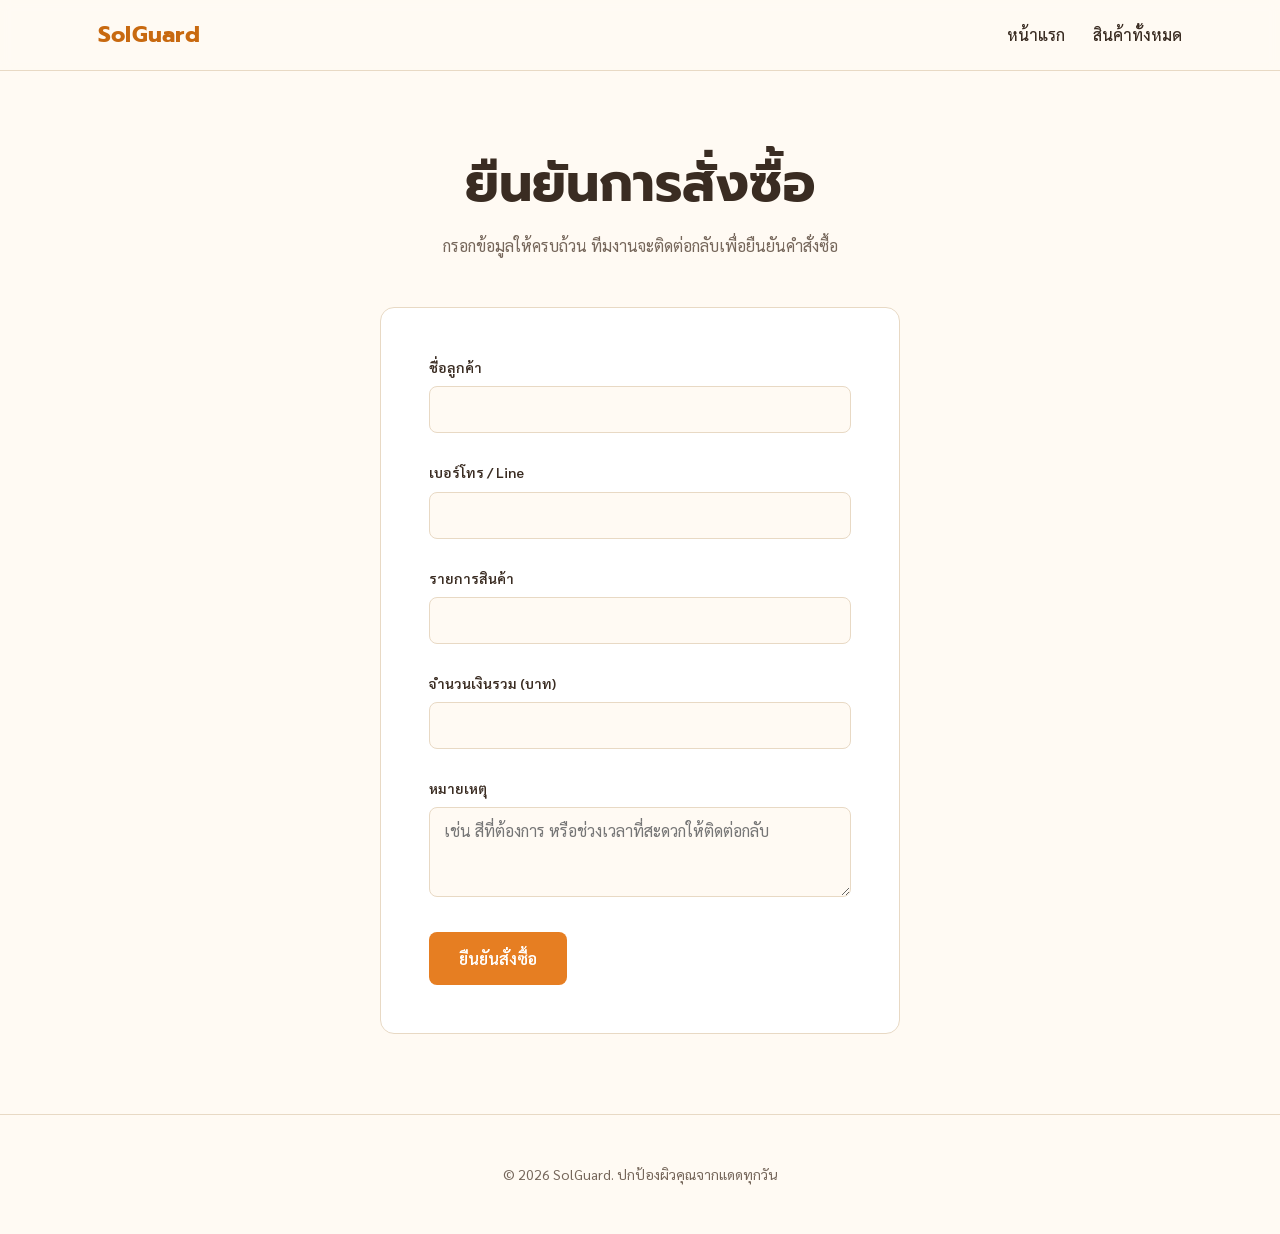
<file: order.html>
<!DOCTYPE html>
<html lang="th">
<head>
  <meta charset="UTF-8">
  <meta name="viewport" content="width=device-width, initial-scale=1.0">
  <title>ยืนยันการสั่งซื้อ — SolGuard</title>
  <link rel="stylesheet" href="style.css">
</head>
<body>

  <header class="site-header">
    <div class="container">
      <div class="logo">SolGuard</div>
      <nav>
        <ul class="nav-links">
          <li><a href="index.html">หน้าแรก</a></li>
          <li><a href="product.html">สินค้าทั้งหมด</a></li>
        </ul>
      </nav>
    </div>
  </header>

  <main>
    <section class="section">
      <div class="container">
        <div class="section-heading">
          <h1>ยืนยันการสั่งซื้อ</h1>
          <p>กรอกข้อมูลให้ครบถ้วน ทีมงานจะติดต่อกลับเพื่อยืนยันคำสั่งซื้อ</p>
        </div>

        <form id="orderForm" class="order-form">

          <div class="form-group">
            <label for="customerName">ชื่อลูกค้า</label>
            <input type="text" id="customerName" name="customerName" required>
          </div>

          <div class="form-group">
            <label for="contact">เบอร์โทร / Line</label>
            <input type="text" id="contact" name="contact" required>
          </div>

          <div class="form-group">
            <label for="items">รายการสินค้า</label>
            <input type="text" id="items" name="items" required>
          </div>

          <div class="form-group">
            <label for="total">จำนวนเงินรวม (บาท)</label>
            <input type="text" id="total" name="total" required>
          </div>

          <div class="form-group">
            <label for="note">หมายเหตุ</label>
            <textarea id="note" name="note" placeholder="เช่น สีที่ต้องการ หรือช่วงเวลาที่สะดวกให้ติดต่อกลับ"></textarea>
          </div>

          <button type="submit" class="btn btn--primary">ยืนยันสั่งซื้อ</button>

        </form>
      </div>
    </section>
  </main>

  <footer class="site-footer">
    <div class="container">
      &copy; 2026 SolGuard. ปกป้องผิวคุณจากแดดทุกวัน
    </div>
  </footer>

  <script src="script.js"></script>
</body>
</html>
</file>
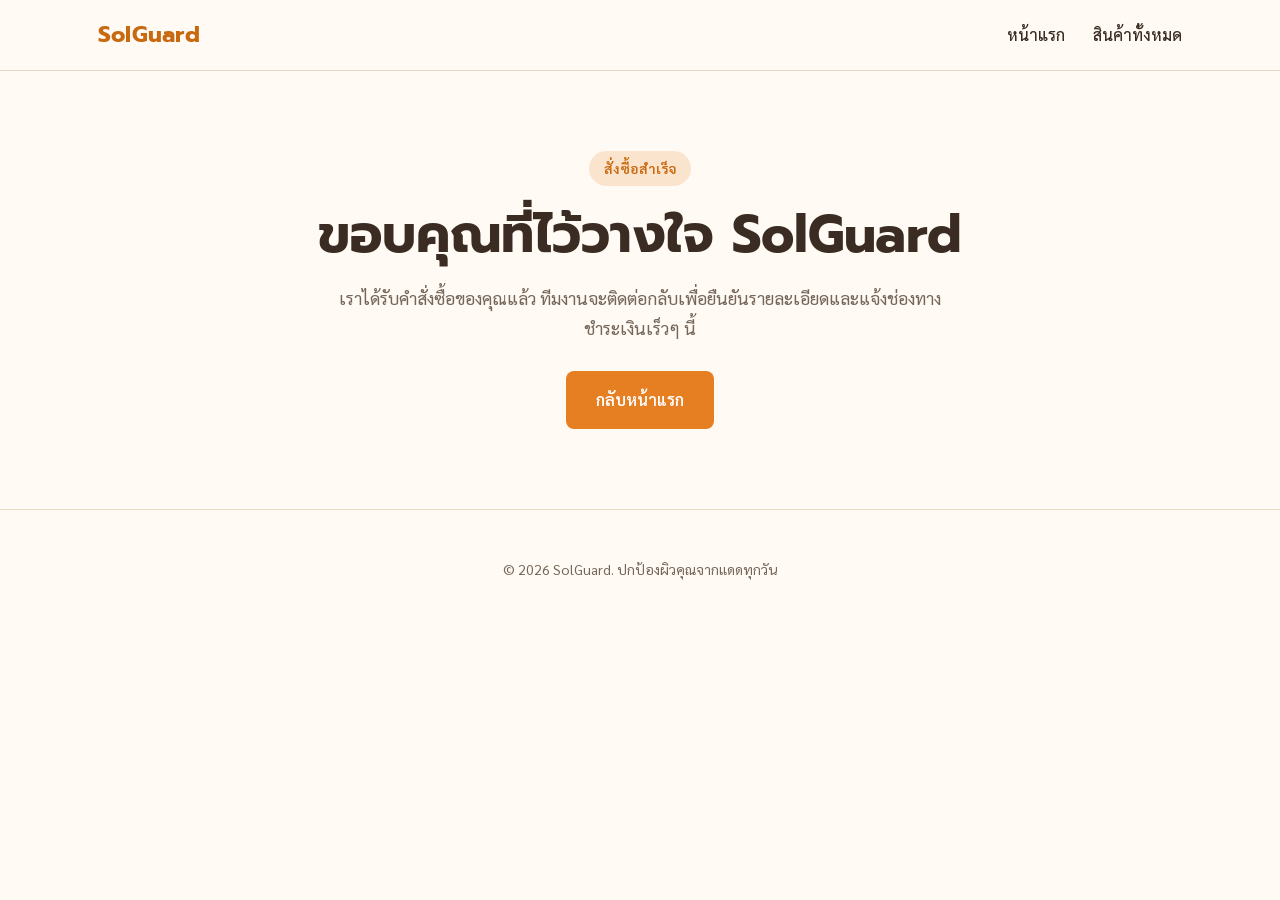
<file: thankyou.html>
<!DOCTYPE html>
<html lang="th">
<head>
  <meta charset="UTF-8">
  <meta name="viewport" content="width=device-width, initial-scale=1.0">
  <title>ขอบคุณสำหรับคำสั่งซื้อ — SolGuard</title>
  <link rel="stylesheet" href="style.css">
</head>
<body>

  <header class="site-header">
    <div class="container">
      <div class="logo">SolGuard</div>
      <nav>
        <ul class="nav-links">
          <li><a href="index.html">หน้าแรก</a></li>
          <li><a href="product.html">สินค้าทั้งหมด</a></li>
        </ul>
      </nav>
    </div>
  </header>

  <main>
    <section class="hero">
      <div class="container">
        <span class="eyebrow">สั่งซื้อสำเร็จ</span>
        <h1>ขอบคุณที่ไว้วางใจ SolGuard</h1>
        <p>เราได้รับคำสั่งซื้อของคุณแล้ว ทีมงานจะติดต่อกลับเพื่อยืนยันรายละเอียดและแจ้งช่องทางชำระเงินเร็วๆ นี้</p>
        <div class="hero-actions">
          <a href="index.html" class="btn btn--primary">กลับหน้าแรก</a>
        </div>
      </div>
    </section>
  </main>

  <footer class="site-footer">
    <div class="container">
      &copy; 2026 SolGuard. ปกป้องผิวคุณจากแดดทุกวัน
    </div>
  </footer>

</body>
</html>
</file>
<file: style.css>
/* =========================================================
   SolGuard — Shared Stylesheet
   Palette: Sunlight Orange #e67e22 + cream / beige / white
   Type: Prompt (display) + Sarabun (body) — both support Thai
   ========================================================= */

@import url('https://fonts.googleapis.com/css2?family=Prompt:wght@500;600;700&family=Sarabun:wght@400;500;600&display=swap');

:root {
  /* Color tokens */
  --sun-orange: #e67e22;
  --sun-orange-deep: #c8690f;
  --sun-orange-soft: #fbe4cd;
  --cream: #fffaf3;
  --beige: #f4e9db;
  --beige-line: #e8d9c4;
  --white: #ffffff;
  --ink: #3a2c22;
  --ink-soft: #75665a;

  /* Formula accent tints (used sparingly, never as full card backgrounds) */
  --tint-matte: #d9e6da;
  --tint-glow: #fbe0d6;
  --tint-sensitive: #e5eef5;
  --tint-outdoor: #f0e6c8;

  /* Type scale */
  --font-display: 'Prompt', 'Sarabun', sans-serif;
  --font-body: 'Sarabun', 'Prompt', sans-serif;

  --fs-h1: clamp(2rem, 4vw + 1rem, 3.25rem);
  --fs-h2: clamp(1.5rem, 2vw + 1rem, 2.25rem);
  --fs-h3: 1.25rem;
  --fs-body: 1rem;
  --fs-small: 0.875rem;

  /* Spacing scale */
  --space-xs: 0.5rem;
  --space-sm: 1rem;
  --space-md: 1.75rem;
  --space-lg: 3rem;
  --space-xl: 5rem;

  --radius: 14px;
  --radius-sm: 8px;
  --border: 1px solid var(--beige-line);
  --max-width: 1140px;
}

/* ---------- Reset ---------- */
*, *::before, *::after { box-sizing: border-box; }

html { scroll-behavior: smooth; }

body {
  margin: 0;
  font-family: var(--font-body);
  font-size: var(--fs-body);
  line-height: 1.7;
  color: var(--ink);
  background-color: var(--cream);
  -webkit-font-smoothing: antialiased;
}

img { max-width: 100%; display: block; }

a {
  color: inherit;
  text-decoration: none;
}

ul { list-style: none; margin: 0; padding: 0; }

h1, h2, h3, h4 {
  font-family: var(--font-display);
  font-weight: 600;
  line-height: 1.25;
  margin: 0 0 var(--space-sm);
  color: var(--ink);
}

h1 { font-size: var(--fs-h1); font-weight: 700; }
h2 { font-size: var(--fs-h2); }
h3 { font-size: var(--fs-h3); }

p {
  margin: 0 0 var(--space-sm);
  color: var(--ink-soft);
  max-width: 62ch;
}

:focus-visible {
  outline: 2px solid var(--sun-orange-deep);
  outline-offset: 3px;
}

/* ---------- Layout helpers ---------- */
.container {
  width: 100%;
  max-width: var(--max-width);
  margin-inline: auto;
  padding-inline: var(--space-md);
}

.section {
  padding-block: var(--space-xl);
}

.section--alt {
  background-color: var(--beige);
}

.section-heading {
  text-align: center;
  margin-bottom: var(--space-lg);
}

.section-heading p {
  margin-inline: auto;
}

/* ---------- Header / Nav ---------- */
.site-header {
  position: sticky;
  top: 0;
  z-index: 20;
  background-color: rgba(255, 250, 243, 0.92);
  backdrop-filter: blur(6px);
  border-bottom: var(--border);
}

.site-header .container {
  display: flex;
  align-items: center;
  justify-content: space-between;
  padding-block: var(--space-sm);
}

.logo {
  font-family: var(--font-display);
  font-weight: 700;
  font-size: 1.4rem;
  color: var(--sun-orange-deep);
  letter-spacing: 0.01em;
}

.nav-links {
  display: flex;
  gap: var(--space-md);
  font-weight: 500;
}

.nav-links a {
  transition: color 0.2s ease;
}

.nav-links a:hover {
  color: var(--sun-orange-deep);
}

/* ---------- Buttons ---------- */
.btn {
  display: inline-flex;
  align-items: center;
  justify-content: center;
  gap: 0.5rem;
  padding: 0.85rem 1.75rem;
  border-radius: var(--radius-sm);
  font-family: var(--font-body);
  font-weight: 600;
  font-size: var(--fs-body);
  cursor: pointer;
  border: 2px solid transparent;
  transition: background-color 0.2s ease, color 0.2s ease, border-color 0.2s ease;
}

.btn--primary {
  background-color: var(--sun-orange);
  color: var(--white);
}

.btn--primary:hover {
  background-color: var(--sun-orange-deep);
}

.btn--outline {
  background-color: transparent;
  border-color: var(--ink);
  color: var(--ink);
}

.btn--outline:hover {
  border-color: var(--sun-orange-deep);
  color: var(--sun-orange-deep);
}

/* ---------- Hero ---------- */
.hero {
  padding-block: var(--space-xl);
  text-align: center;
}

.hero .eyebrow {
  display: inline-block;
  font-size: var(--fs-small);
  font-weight: 600;
  color: var(--sun-orange-deep);
  background-color: var(--sun-orange-soft);
  padding: 0.35rem 0.9rem;
  border-radius: 999px;
  margin-bottom: var(--space-sm);
}

.hero h1 {
  margin-inline: auto;
  max-width: 18ch;
}

.hero p {
  margin-inline: auto;
  font-size: 1.1rem;
}

.hero-actions {
  display: flex;
  gap: var(--space-sm);
  justify-content: center;
  margin-top: var(--space-md);
  flex-wrap: wrap;
}

/* ---------- Filter bar ---------- */
.filter-bar {
  display: flex;
  flex-wrap: wrap;
  gap: 0.6rem;
  justify-content: center;
  margin-bottom: var(--space-lg);
}

.filter-bar button {
  padding: 0.5rem 1.25rem;
  border-radius: 999px;
  border: var(--border);
  background-color: var(--white);
  font-family: var(--font-body);
  font-weight: 500;
  font-size: var(--fs-small);
  color: var(--ink-soft);
  cursor: pointer;
  transition: all 0.2s ease;
}

.filter-bar button:hover {
  border-color: var(--sun-orange);
  color: var(--sun-orange-deep);
}

.filter-bar button.active {
  background-color: var(--sun-orange);
  border-color: var(--sun-orange);
  color: var(--white);
}

/* ---------- Product grid & cards ---------- */
.product-grid {
  display: grid;
  grid-template-columns: repeat(auto-fill, minmax(240px, 1fr));
  gap: var(--space-md);
}

.product-card {
  background-color: var(--white);
  border: var(--border);
  border-radius: var(--radius);
  overflow: hidden;
  display: flex;
  flex-direction: column;
  transition: border-color 0.2s ease, transform 0.2s ease;
}

.product-card:hover {
  border-color: var(--sun-orange);
  transform: translateY(-3px);
}

.product-card__image {
  aspect-ratio: 1 / 1;
  background-color: var(--beige);
  overflow: hidden;
}

.product-card__image img {
  width: 100%;
  height: 100%;
  object-fit: cover;
}

.product-card__body {
  padding: var(--space-sm) var(--space-md) var(--space-md);
  display: flex;
  flex-direction: column;
  flex: 1;
}

.product-card__formula {
  font-size: var(--fs-small);
  font-weight: 600;
  color: var(--sun-orange-deep);
  margin-bottom: 0.25rem;
}

.product-card__name {
  font-size: 1.05rem;
  margin-bottom: 0.4rem;
}

.product-card__desc {
  font-size: var(--fs-small);
  margin-bottom: var(--space-sm);
}

.product-card__footer {
  margin-top: auto;
  display: flex;
  align-items: center;
  justify-content: space-between;
}

.product-card__price {
  font-family: var(--font-display);
  font-weight: 600;
  font-size: 1.1rem;
  color: var(--ink);
}

/* Formula accent tints — small touches only (badges/underlines), not full backgrounds */
.product-card[data-formula="matte"] .product-card__formula { color: #4c7a52; }
.product-card[data-formula="glow"] .product-card__formula { color: #c15b3f; }
.product-card[data-formula="sensitive"] .product-card__formula { color: #3f6f94; }
.product-card[data-formula="outdoor"] .product-card__formula { color: #a37a1f; }

/* ---------- Forms (order.html) ---------- */
.order-form {
  max-width: 520px;
  margin-inline: auto;
  background-color: var(--white);
  border: var(--border);
  border-radius: var(--radius);
  padding: var(--space-lg);
}

.form-group {
  margin-bottom: var(--space-md);
}

.form-group label {
  display: block;
  font-weight: 600;
  font-size: var(--fs-small);
  margin-bottom: 0.4rem;
}

.form-group input,
.form-group textarea {
  width: 100%;
  padding: 0.75rem 0.9rem;
  border: var(--border);
  border-radius: var(--radius-sm);
  font-family: var(--font-body);
  font-size: var(--fs-body);
  background-color: var(--cream);
  color: var(--ink);
}

.form-group input:focus,
.form-group textarea:focus {
  outline: none;
  border-color: var(--sun-orange);
  background-color: var(--white);
}

.form-group textarea {
  resize: vertical;
  min-height: 90px;
}

/* ---------- Table (admin.html) ---------- */
.orders-table-wrap {
  overflow-x: auto;
  border: var(--border);
  border-radius: var(--radius);
  background-color: var(--white);
}

table {
  width: 100%;
  border-collapse: collapse;
  font-size: var(--fs-small);
}

thead th {
  text-align: left;
  font-family: var(--font-display);
  font-weight: 600;
  background-color: var(--beige);
  padding: var(--space-sm);
  white-space: nowrap;
}

tbody td {
  padding: var(--space-sm);
  border-top: var(--border);
  vertical-align: top;
}

tbody tr:hover {
  background-color: var(--cream);
}

/* ---------- Footer ---------- */
.site-footer {
  border-top: var(--border);
  padding-block: var(--space-lg);
  text-align: center;
  color: var(--ink-soft);
  font-size: var(--fs-small);
}

/* ---------- Responsive ---------- */
@media (max-width: 640px) {
  .site-header .container {
    flex-direction: column;
    gap: var(--space-xs);
    padding-block: var(--space-sm);
  }

  .nav-links {
    gap: var(--space-sm);
    flex-wrap: wrap;
    justify-content: center;
  }

  .hero {
    padding-block: var(--space-lg);
  }

  .order-form {
    padding: var(--space-md);
  }

  .section {
    padding-block: var(--space-lg);
  }
}

@media (prefers-reduced-motion: reduce) {
  * {
    transition: none !important;
    scroll-behavior: auto !important;
  }
}
</file>
